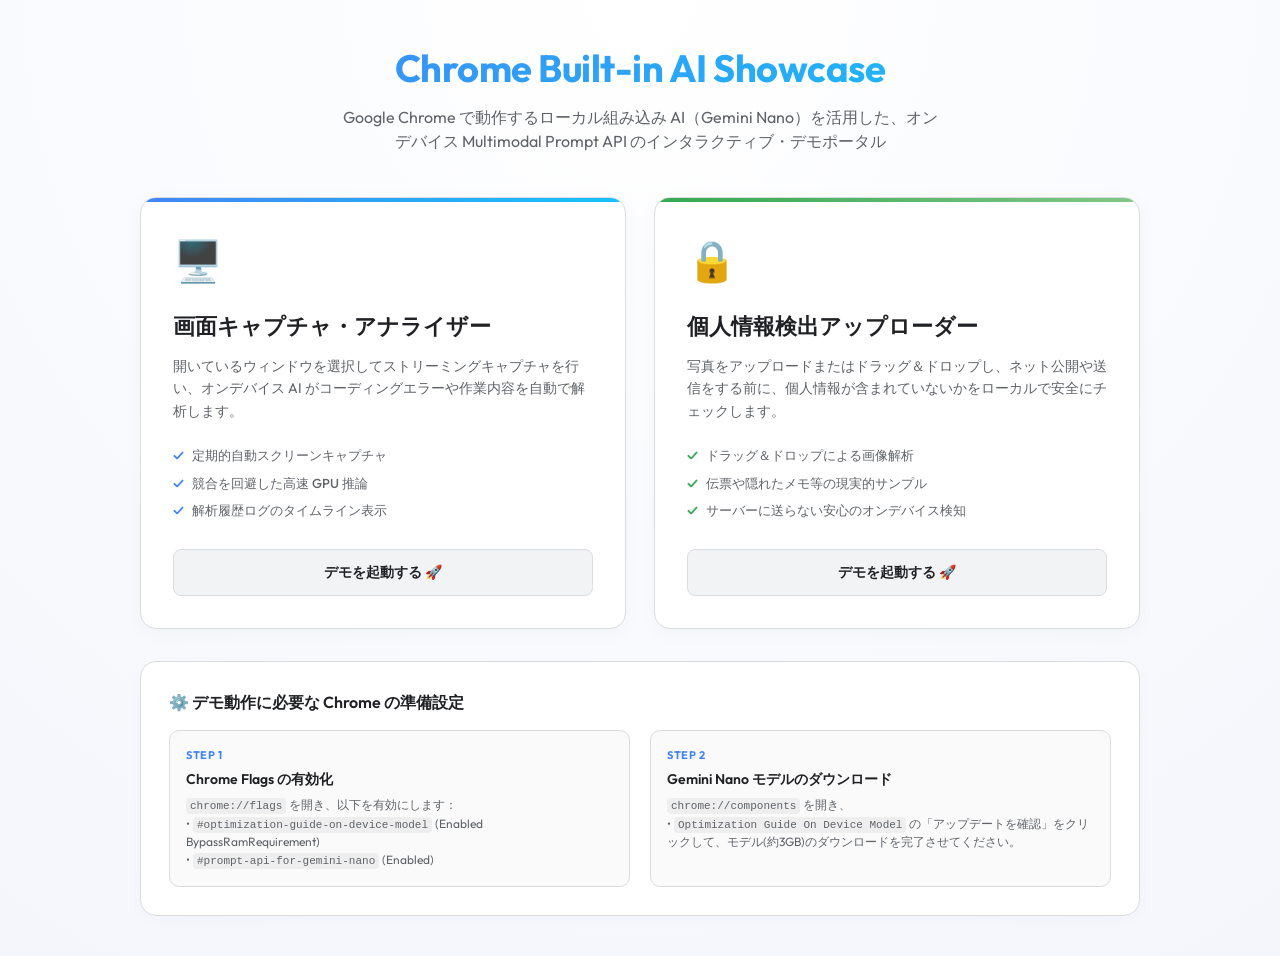
<file: index.html>
<!DOCTYPE html>
<html lang="ja">
<head>
  <meta charset="UTF-8">
  <meta name="viewport" content="width=device-width, initial-scale=1.0">
  <title>Chrome Built-in AI Demos Portal</title>
  <link rel="stylesheet" href="style.css">
  <link href="https://fonts.googleapis.com/css2?family=Outfit:wght@400;500;600;700&display=swap" rel="stylesheet">
  <style>
    :root {
      --font-portal: 'Outfit', 'Inter', -apple-system, sans-serif;
      --transition-base: all 0.3s cubic-bezier(0.4, 0, 0.2, 1);
    }

    body {
      font-family: var(--font-portal);
      background: radial-gradient(circle at 50% 0%, #ffffff 0%, #f4f6fc 100%);
      min-height: 100vh;
      display: flex;
      justify-content: center;
      align-items: center;
      padding: 40px 20px;
    }

    .portal-container {
      max-width: 1000px;
      width: 100%;
      display: flex;
      flex-direction: column;
      gap: 32px;
    }

    /* Premium Header styling */
    .portal-header {
      text-align: center;
      margin-bottom: 12px;
    }

    .portal-header h1 {
      font-size: 38px;
      font-weight: 700;
      background: linear-gradient(135deg, var(--google-blue) 0%, #15c3f8 100%);
      -webkit-background-clip: text;
      -webkit-text-fill-color: transparent;
      margin-bottom: 8px;
      letter-spacing: -0.5px;
    }

    .portal-header p {
      font-size: 16px;
      color: var(--text-secondary);
      font-weight: 400;
      max-width: 600px;
      margin: 0 auto;
    }

    /* Showcase Cards Grid */
    .showcase-grid {
      display: grid;
      grid-template-columns: 1fr;
      gap: 28px;
    }

    @media (min-width: 768px) {
      .showcase-grid {
        grid-template-columns: 1fr 1fr;
      }
    }

    .showcase-card {
      background-color: var(--bg-card);
      border: 1px solid var(--border-color);
      border-radius: 16px;
      padding: 32px;
      box-shadow: 0 4px 20px rgba(0, 0, 0, 0.03);
      display: flex;
      flex-direction: column;
      justify-content: space-between;
      transition: var(--transition-base);
      position: relative;
      overflow: hidden;
      cursor: pointer;
      text-decoration: none;
      color: inherit;
    }

    .showcase-card::before {
      content: '';
      position: absolute;
      top: 0;
      left: 0;
      width: 100%;
      height: 4px;
      transition: var(--transition-base);
    }

    /* Accent borders */
    .card-analyzer::before { background: linear-gradient(90deg, var(--google-blue), #15c3f8); }
    .card-privacy::before { background: linear-gradient(90deg, var(--google-green), #81c784); }

    .showcase-card:hover {
      transform: translateY(-6px);
      box-shadow: 0 12px 30px rgba(66, 133, 244, 0.1);
      border-color: rgba(66, 133, 244, 0.2);
    }

    .card-privacy:hover {
      box-shadow: 0 12px 30px rgba(52, 168, 83, 0.1);
      border-color: rgba(52, 168, 83, 0.2);
    }

    .card-icon {
      font-size: 40px;
      margin-bottom: 20px;
    }

    .card-content h2 {
      font-size: 22px;
      font-weight: 600;
      margin-bottom: 12px;
      color: var(--text-primary);
    }

    .card-content p {
      font-size: 14px;
      color: var(--text-secondary);
      line-height: 1.6;
      margin-bottom: 24px;
    }

    .feature-list {
      display: flex;
      flex-direction: column;
      gap: 8px;
      margin-bottom: 28px;
    }

    .feature-item {
      font-size: 13px;
      color: var(--text-secondary);
      display: flex;
      align-items: center;
      gap: 8px;
      font-weight: 500;
    }

    .feature-item::before {
      content: '✓';
      color: var(--google-blue);
      font-weight: bold;
    }
    .card-privacy .feature-item::before {
      color: var(--google-green);
    }

    .btn-launch {
      width: 100%;
      background-color: #f1f3f4;
      color: var(--text-primary);
      padding: 12px 20px;
      border-radius: 8px;
      font-weight: 600;
      font-size: 14px;
      text-align: center;
      transition: var(--transition-base);
      border: 1px solid var(--border-color);
      display: flex;
      align-items: center;
      justify-content: center;
      gap: 8px;
    }

    .card-analyzer:hover .btn-launch {
      background-color: var(--google-blue);
      color: white;
      border-color: var(--google-blue);
    }

    .card-privacy:hover .btn-launch {
      background-color: var(--google-green);
      color: white;
      border-color: var(--google-green);
    }

    /* Configuration Panel styling */
    .config-panel {
      background-color: #ffffff;
      border: 1px solid var(--border-color);
      border-radius: 16px;
      padding: 28px;
      box-shadow: 0 4px 20px rgba(0, 0, 0, 0.02);
    }

    .config-panel h3 {
      font-size: 16px;
      font-weight: 600;
      color: var(--text-primary);
      margin-bottom: 16px;
      display: flex;
      align-items: center;
      gap: 8px;
    }

    .config-steps {
      display: grid;
      grid-template-columns: 1fr;
      gap: 20px;
    }

    @media (min-width: 768px) {
      .config-steps {
        grid-template-columns: 1fr 1fr;
      }
    }

    .step-item {
      background-color: #fafafa;
      border: 1px solid var(--border-color);
      border-radius: 10px;
      padding: 16px;
    }

    .step-number {
      font-size: 11px;
      font-weight: 700;
      color: var(--google-blue);
      text-transform: uppercase;
      letter-spacing: 0.5px;
      margin-bottom: 6px;
      display: block;
    }

    .step-title {
      font-size: 14px;
      font-weight: 600;
      color: var(--text-primary);
      margin-bottom: 6px;
    }

    .step-desc {
      font-size: 12px;
      color: var(--text-secondary);
      line-height: 1.5;
    }

    .step-desc code {
      background-color: #eeeeee;
      padding: 2px 4px;
      border-radius: 4px;
      font-family: monospace;
      font-size: 11px;
    }
  </style>
</head>
<body>
  <div class="portal-container">
    
    <!-- Portal Header -->
    <header class="portal-header">
      <h1>Chrome Built-in AI Showcase</h1>
      <p>Google Chrome で動作するローカル組み込み AI（Gemini Nano）を活用した、オンデバイス Multimodal Prompt API のインタラクティブ・デモポータル</p>
    </header>

    <!-- Showcase Cards -->
    <div class="showcase-grid">
      
      <!-- Card 1: Screen Capture Analyzer -->
      <a href="screen_analyzer.html" class="showcase-card card-analyzer">
        <div class="card-content">
          <div class="card-icon">🖥️</div>
          <h2>画面キャプチャ・アナライザー</h2>
          <p>開いているウィンドウを選択してストリーミングキャプチャを行い、オンデバイス AI がコーディングエラーや作業内容を自動で解析します。</p>
          <div class="feature-list">
            <div class="feature-item">定期的自動スクリーンキャプチャ</div>
            <div class="feature-item">競合を回避した高速 GPU 推論</div>
            <div class="feature-item">解析履歴ログのタイムライン表示</div>
          </div>
        </div>
        <div class="btn-launch">
          デモを起動する 🚀
        </div>
      </a>

      <!-- Card 2: Privacy Redaction Checker -->
      <a href="privacy_check.html" class="showcase-card card-privacy">
        <div class="card-content">
          <div class="card-icon">🔒</div>
          <h2>個人情報検出アップローダー</h2>
          <p>写真をアップロードまたはドラッグ＆ドロップし、ネット公開や送信をする前に、個人情報が含まれていないかをローカルで安全にチェックします。</p>
          <div class="feature-list">
            <div class="feature-item">ドラッグ＆ドロップによる画像解析</div>
            <div class="feature-item">伝票や隠れたメモ等の現実的サンプル</div>
            <div class="feature-item">サーバーに送らない安心のオンデバイス検知</div>
          </div>
        </div>
        <div class="btn-launch">
          デモを起動する 🚀
        </div>
      </a>

    </div>

    <!-- Configuration Panel -->
    <section class="config-panel">
      <h3>⚙️ デモ動作に必要な Chrome の準備設定</h3>
      <div class="config-steps">
        
        <div class="step-item">
          <span class="step-number">Step 1</span>
          <h4 class="step-title">Chrome Flags の有効化</h4>
          <p class="step-desc">
            <code>chrome://flags</code> を開き、以下を有効にします：
            <br>• <code>#optimization-guide-on-device-model</code> (Enabled BypassRamRequirement)
            <br>• <code>#prompt-api-for-gemini-nano</code> (Enabled)
          </p>
        </div>

        <div class="step-item">
          <span class="step-number">Step 2</span>
          <h4 class="step-title">Gemini Nano モデルのダウンロード</h4>
          <p class="step-desc">
            <code>chrome://components</code> を開き、
            <br>• <code>Optimization Guide On Device Model</code> の「アップデートを確認」をクリックして、モデル(約3GB)のダウンロードを完了させてください。
          </p>
        </div>

      </div>
    </section>

  </div>
</body>
</html>
</file>
<file: style.css>
/* Import Inter Font */
@import url('https://fonts.googleapis.com/css2?family=Inter:wght@400;500;600;700&display=swap');

/* Google Brand Colors and Design System */
:root {
  --google-blue: #4285F4;
  --google-red: #EA4335;
  --google-yellow: #FBBC05;
  --google-green: #34A853;
  
  --bg-app: #f8f9fa;
  --bg-card: #ffffff;
  --bg-input: #f1f3f4;
  
  --text-primary: #202124;
  --text-secondary: #5f6368;
  --text-muted: #dadce0;
  
  --border-color: #dadce0;
  
  --color-primary: var(--google-blue);
  --color-primary-hover: #1a73e8;
  --color-success: var(--google-green);
  --color-danger: var(--google-red);
  --color-warning: var(--google-yellow);

  --shadow-sm: 0 1px 2px 0 rgba(60,64,67,0.3), 0 1px 3px 1px rgba(60,64,67,0.15);
  --shadow-md: 0 1px 3px 0 rgba(60,64,67,0.3), 0 4px 8px 3px rgba(60,64,67,0.15);
  
  --radius-sm: 8px;
  --radius-md: 8px;
}

* {
  box-sizing: border-box;
  margin: 0;
  padding: 0;
}

body {
  font-family: 'Inter', -apple-system, sans-serif;
  background-color: var(--bg-app);
  color: var(--text-primary);
  line-height: 1.5;
  padding: 20px;
}

.app-container {
  max-width: 900px;
  margin: 0 auto;
  display: flex;
  flex-direction: column;
  gap: 20px;
}

/* Header */
.app-header {
  display: flex;
  justify-content: space-between;
  align-items: center;
  padding-bottom: 12px;
  border-bottom: 1px solid var(--border-color);
  flex-wrap: wrap;
  gap: 12px;
}

.app-header h1 {
  font-size: 22px;
  font-weight: 600;
  color: var(--google-blue);
}

.app-header .subtitle {
  color: var(--text-secondary);
  font-size: 13px;
  margin-top: 2px;
}

/* Status badge */
.status-indicator {
  display: flex;
  align-items: center;
  gap: 8px;
  background-color: var(--bg-card);
  padding: 6px 14px;
  border-radius: 20px;
  border: 1px solid var(--border-color);
  font-size: 12px;
  font-weight: 500;
  box-shadow: 0 1px 2px 0 rgba(60,64,67,0.1);
}

.status-dot {
  width: 8px;
  height: 8px;
  border-radius: 50%;
  display: inline-block;
}

.status-unknown { background-color: var(--text-muted); }
.status-checking { 
  background-color: var(--google-yellow);
  animation: pulse 1.5s infinite ease-in-out;
}
.status-ready { background-color: var(--google-green); }
.status-unsupported { background-color: var(--google-red); }

@keyframes pulse {
  0% { transform: scale(0.9); opacity: 0.6; }
  50% { transform: scale(1.1); opacity: 1; }
  100% { transform: scale(0.9); opacity: 0.6; }
}

/* Simplified Single Column Card Design */
.card {
  background-color: var(--bg-card);
  border: 1px solid var(--border-color);
  border-radius: var(--radius-md);
  padding: 20px;
  box-shadow: 0 1px 2px 0 rgba(60,64,67,0.1);
}

.card h2 {
  font-size: 16px;
  font-weight: 600;
  margin-bottom: 12px;
  color: var(--text-primary);
  border-left: 4px solid var(--google-blue);
  padding-left: 8px;
}

/* Controls Forms */
.control-group {
  margin-bottom: 12px;
}

.control-group label {
  display: block;
  font-size: 12px;
  font-weight: 600;
  color: var(--text-secondary);
  margin-bottom: 4px;
}

.control-group input[type="number"],
.control-group textarea {
  width: 100%;
  padding: 8px 12px;
  border: 1px solid var(--border-color);
  border-radius: var(--radius-sm);
  background-color: var(--bg-card);
  color: var(--text-primary);
  font-family: inherit;
  font-size: 14px;
  outline: none;
}

.control-group input[type="number"]:focus,
.control-group textarea:focus {
  border-color: var(--google-blue);
  box-shadow: 0 0 0 1px var(--google-blue);
}

/* Buttons */
.actions {
  display: flex;
  gap: 10px;
  margin-top: 16px;
}

.btn {
  flex: 1;
  padding: 10px;
  border: none;
  border-radius: var(--radius-sm);
  font-size: 13px;
  font-weight: 500;
  cursor: pointer;
  transition: opacity 0.15s;
  display: flex;
  align-items: center;
  justify-content: center;
  gap: 6px;
}

.btn:hover { opacity: 0.9; }
.btn:active { opacity: 0.8; }
.btn:disabled {
  background-color: var(--text-muted) !important;
  color: var(--text-secondary) !important;
  cursor: not-allowed;
  opacity: 0.6;
}

.btn-primary { background-color: var(--google-blue); color: white; }
.btn-danger { background-color: var(--google-red); color: white; }
.btn-secondary { background-color: #f1f3f4; color: #3c4043; border: 1px solid var(--border-color); }

/* Video Stream Preview */
.video-container {
  width: 100%;
  background-color: #202124;
  border-radius: var(--radius-sm);
  overflow: hidden;
  aspect-ratio: 16/9;
  display: flex;
  align-items: center;
  justify-content: center;
  position: relative;
  border: 1px solid var(--border-color);
}

#video-stream {
  width: 100%;
  height: 100%;
  object-fit: contain;
}

.no-stream-placeholder {
  text-align: center;
  padding: 20px;
  color: #9aa0a6;
  font-size: 13px;
}

/* Latest Analysis Box */
.analysis-box {
  background-color: #f8f9fa;
  border: 1px solid var(--border-color);
  border-radius: var(--radius-sm);
  padding: 16px;
  min-height: 100px;
  max-height: 350px;
  overflow-y: auto;
  font-size: 14px;
}

.analysis-box.empty {
  display: flex;
  align-items: center;
  justify-content: center;
  color: var(--text-secondary);
}

/* Markdown tags inside output */
.analysis-box h1, .history-details h1 { font-size: 16px; font-weight: 600; margin-bottom: 8px; color: var(--google-blue); }
.analysis-box h2, .history-details h2 { font-size: 14px; font-weight: 600; margin: 12px 0 6px; }
.analysis-box p, .history-details p { margin-bottom: 8px; color: #3c4043; }
.analysis-box code, .history-details code {
  background-color: #f1f3f4;
  padding: 2px 4px;
  border-radius: 4px;
  font-family: monospace;
  font-size: 12px;
}
.analysis-box pre, .history-details pre {
  background-color: #202124;
  padding: 10px;
  border-radius: 6px;
  overflow-x: auto;
  margin-bottom: 8px;
}
.analysis-box pre code, .history-details pre code {
  background: none;
  color: #f1f3f4;
}

/* Timeline History */
.history-list {
  display: flex;
  flex-direction: column;
  gap: 12px;
}

.history-item {
  border: 1px solid var(--border-color);
  border-radius: var(--radius-sm);
  overflow: hidden;
  background-color: var(--bg-card);
}

.history-header {
  display: flex;
  justify-content: space-between;
  align-items: center;
  padding: 8px 12px;
  background-color: #f1f3f4;
  border-bottom: 1px solid var(--border-color);
  font-size: 12px;
  font-weight: 500;
  color: var(--text-secondary);
}

.history-status {
  padding: 2px 6px;
  border-radius: 10px;
  font-size: 10px;
  font-weight: 600;
}

.status-success { background-color: #e6f4ea; color: #137333; }
.status-error { background-color: #fce8e6; color: #c5221f; }

.history-body {
  display: grid;
  grid-template-columns: 140px 1fr;
  gap: 12px;
  padding: 12px;
}

.history-thumbnail-container {
  width: 100%;
  aspect-ratio: 16/9;
  background-color: #202124;
  border-radius: 4px;
  overflow: hidden;
  border: 1px solid var(--border-color);
  cursor: pointer;
  position: relative;
}

.history-thumbnail {
  width: 100%;
  height: 100%;
  object-fit: contain;
}

.history-thumbnail-zoom-hint {
  position: absolute;
  bottom: 2px;
  right: 2px;
  background-color: rgba(32, 33, 36, 0.8);
  color: white;
  padding: 1px 3px;
  border-radius: 2px;
  font-size: 9px;
}

.history-details {
  max-height: 180px;
  overflow-y: auto;
}

/* Modal */
.modal {
  display: none;
  position: fixed;
  z-index: 1000;
  left: 0;
  top: 0;
  width: 100%;
  height: 100%;
  background-color: rgba(32, 33, 36, 0.95);
  align-items: center;
  justify-content: center;
  padding: 20px;
}

.modal.visible { display: flex; }
.modal-content { max-width: 95%; max-height: 95%; object-fit: contain; border-radius: var(--radius-sm); }
.modal-close { position: absolute; top: 15px; right: 15px; background: none; border: none; color: white; font-size: 28px; cursor: pointer; }

/* Alert card styling */
.alert-card {
  border: 1px solid var(--google-red);
  border-left: 4px solid var(--google-red);
  background-color: #fce8e6;
  border-radius: var(--radius-sm);
  padding: 16px;
}

.alert-card h3 { color: #c5221f; margin-bottom: 6px; font-size: 15px; }
.alert-card p, .alert-card li { color: #c5221f; font-size: 13px; margin-bottom: 4px; }
.alert-card ol { margin-left: 20px; }

.hidden { display: none !important; }

/* Layout Grid */
.main-grid {
  display: grid;
  grid-template-columns: 1fr;
  gap: 20px;
  align-items: start;
}

@media (min-width: 768px) {
  .main-grid {
    grid-template-columns: 1fr 1fr;
    align-items: stretch;
  }
}
</file>
